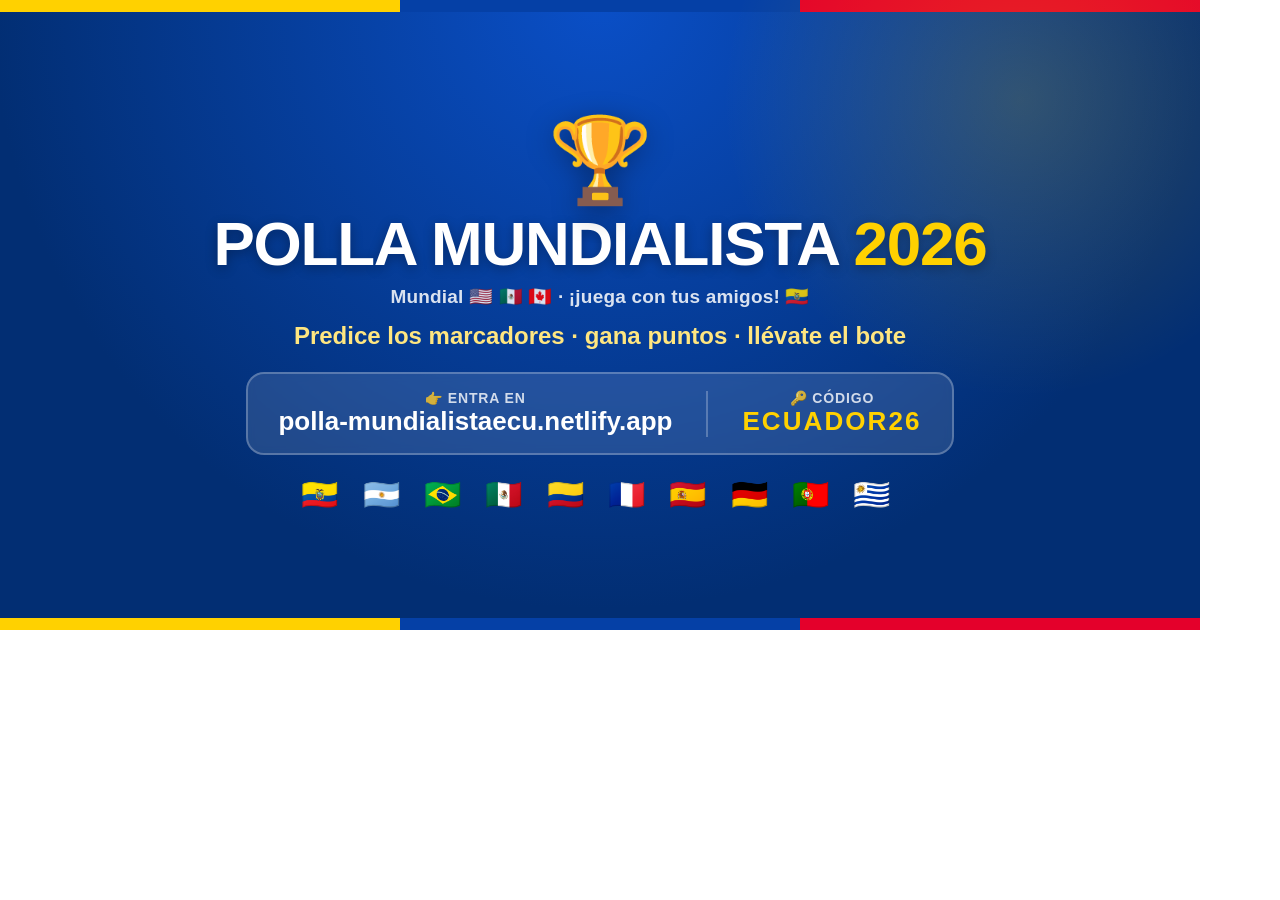
<file: banner.html>
<!DOCTYPE html>
<html lang="es">
<head>
<meta charset="UTF-8">
<style>
  * { margin: 0; padding: 0; box-sizing: border-box; }
  body { font-family: -apple-system, BlinkMacSystemFont, 'Segoe UI', Roboto, Helvetica, Arial, sans-serif; -webkit-font-smoothing: antialiased; }
  .banner { width: 1200px; height: 630px; background: radial-gradient(circle at 50% 0%, #0a4fc7 0%, #022e73 70%); color: #fff; position: relative; overflow: hidden; display: flex; flex-direction: column; }
  .tricolor { height: 12px; background: linear-gradient(90deg, #FFD100 0 33.34%, #0540A6 33.34% 66.67%, #E4002B 66.67% 100%); }
  .glow { position: absolute; width: 600px; height: 600px; border-radius: 50%; background: radial-gradient(circle, rgba(255,209,0,.18), transparent 70%); top: -200px; right: -120px; }
  .contenido { flex: 1; display: flex; flex-direction: column; align-items: center; justify-content: center; text-align: center; padding: 24px 40px; position: relative; z-index: 2; }
  .trofeo { font-size: 84px; line-height: 1; filter: drop-shadow(0 6px 14px rgba(0,0,0,.35)); }
  h1 { font-size: 62px; font-weight: 900; letter-spacing: -.02em; margin-top: 6px; text-shadow: 0 3px 12px rgba(0,0,0,.3); }
  h1 .ec { color: #FFD100; }
  .sede { font-size: 19px; font-weight: 600; opacity: .85; margin-top: 6px; letter-spacing: .01em; }
  .lema { font-size: 24px; font-weight: 700; margin-top: 14px; color: #FFE680; }
  .tarjeta-join { margin-top: 22px; background: rgba(255,255,255,.12); border: 2px solid rgba(255,255,255,.25); border-radius: 18px; padding: 16px 30px; display: flex; gap: 34px; align-items: center; backdrop-filter: blur(4px); }
  .tarjeta-join .item .et { font-size: 14px; opacity: .8; font-weight: 600; text-transform: uppercase; letter-spacing: .06em; }
  .tarjeta-join .item .va { font-size: 26px; font-weight: 900; }
  .tarjeta-join .item .va.cod { color: #FFD100; letter-spacing: .08em; }
  .sep { width: 2px; height: 46px; background: rgba(255,255,255,.25); }
  .banderas { font-size: 30px; letter-spacing: 8px; margin-top: 22px; }
</style>
</head>
<body>
  <div class="banner">
    <div class="tricolor"></div>
    <div class="glow"></div>
    <div class="contenido">
      <div class="trofeo">🏆</div>
      <h1>POLLA MUNDIALISTA <span class="ec">2026</span></h1>
      <div class="sede">Mundial 🇺🇸 🇲🇽 🇨🇦 · ¡juega con tus amigos! 🇪🇨</div>
      <div class="lema">Predice los marcadores · gana puntos · llévate el bote</div>
      <div class="tarjeta-join">
        <div class="item"><div class="et">👉 Entra en</div><div class="va">polla-mundialistaecu.netlify.app</div></div>
        <div class="sep"></div>
        <div class="item"><div class="et">🔑 Código</div><div class="va cod">ECUADOR26</div></div>
      </div>
      <div class="banderas">🇪🇨 🇦🇷 🇧🇷 🇲🇽 🇨🇴 🇫🇷 🇪🇸 🇩🇪 🇵🇹 🇺🇾</div>
    </div>
    <div class="tricolor"></div>
  </div>
</body>
</html>
</file>
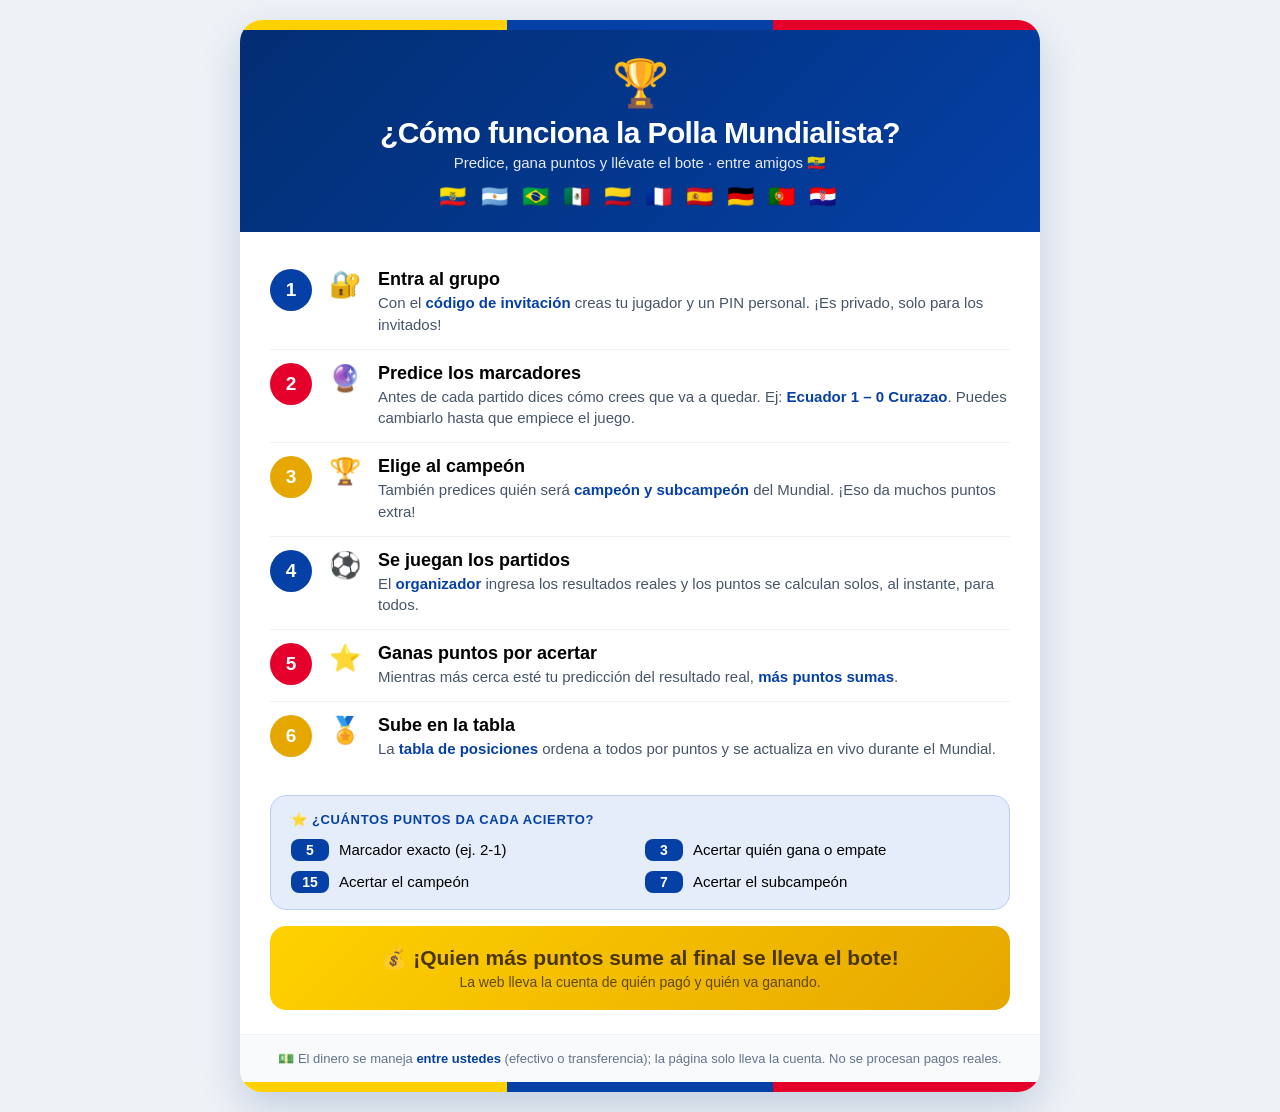
<file: como-funciona.html>
<!DOCTYPE html>
<html lang="es">
<head>
<meta charset="UTF-8">
<meta name="viewport" content="width=device-width, initial-scale=1.0">
<title>¿Cómo funciona la Polla Mundialista?</title>
<style>
  * { margin:0; padding:0; box-sizing:border-box; }
  body { background:#eef2f7; font-family:-apple-system,BlinkMacSystemFont,'Segoe UI',Roboto,Helvetica,Arial,sans-serif; padding:20px; -webkit-font-smoothing:antialiased; }
  .lienzo { width:800px; margin:0 auto; background:#fff; border-radius:22px; overflow:hidden; box-shadow:0 16px 40px rgba(2,46,115,.18); }
  .tricolor { height:10px; background:linear-gradient(90deg,#FFD100 0 33.34%,#0540A6 33.34% 66.67%,#E4002B 66.67% 100%); }
  .cab { background:linear-gradient(135deg,#022E73,#0540A6); color:#fff; padding:26px 30px 22px; text-align:center; }
  .cab .trofeo { font-size:46px; }
  .cab h1 { font-size:30px; font-weight:800; letter-spacing:-.02em; margin:6px 0 4px; }
  .cab p { font-size:15px; opacity:.9; }
  .banderas { font-size:22px; letter-spacing:4px; margin-top:12px; }
  .cuerpo { padding:24px 30px 6px; }
  .paso { display:flex; gap:16px; align-items:flex-start; padding:13px 0; border-bottom:1px solid #eef2f7; }
  .paso:last-child { border-bottom:none; }
  .num { flex-shrink:0; width:42px; height:42px; border-radius:50%; display:grid; place-items:center; color:#fff; font-weight:800; font-size:19px; }
  .azul { background:#0540A6; } .rojo { background:#E4002B; } .amarillo { background:#E6A700; }
  .paso .ico { font-size:26px; flex-shrink:0; width:34px; text-align:center; }
  .paso .txt h3 { font-size:18px; font-weight:800; margin-bottom:2px; }
  .paso .txt p { font-size:15px; color:#475569; line-height:1.45; }
  .paso .txt b { color:#0540A6; }
  .puntos { margin:16px 30px; background:#E5EDFB; border:1px solid #bcd0f5; border-radius:16px; padding:16px 20px; }
  .puntos h4 { font-size:13px; text-transform:uppercase; letter-spacing:.05em; color:#0540A6; margin-bottom:12px; font-weight:800; }
  .pgrid { display:grid; grid-template-columns:1fr 1fr; gap:10px; }
  .pitem { display:flex; align-items:center; gap:10px; font-size:15px; }
  .pbadge { background:#0540A6; color:#fff; font-weight:800; border-radius:8px; padding:3px 10px; font-size:14px; min-width:38px; text-align:center; }
  .bote { margin:16px 30px 24px; background:linear-gradient(135deg,#FFD100,#E6A700); color:#4a3500; border-radius:16px; padding:20px; text-align:center; }
  .bote .big { font-size:21px; font-weight:900; }
  .bote .small { font-size:14px; margin-top:4px; opacity:.85; }
  .pie { background:#f8fafc; border-top:1px solid #eef2f7; padding:16px 30px; text-align:center; font-size:13px; color:#64748b; }
  .pie b { color:#0540A6; }
</style>
</head>
<body>
  <div class="lienzo">
    <div class="tricolor"></div>
    <div class="cab">
      <div class="trofeo">🏆</div>
      <h1>¿Cómo funciona la Polla Mundialista?</h1>
      <p>Predice, gana puntos y llévate el bote · entre amigos 🇪🇨</p>
      <div class="banderas">🇪🇨 🇦🇷 🇧🇷 🇲🇽 🇨🇴 🇫🇷 🇪🇸 🇩🇪 🇵🇹 🇭🇷</div>
    </div>

    <div class="cuerpo">
      <div class="paso">
        <div class="num azul">1</div><div class="ico">🔐</div>
        <div class="txt"><h3>Entra al grupo</h3><p>Con el <b>código de invitación</b> creas tu jugador y un PIN personal. ¡Es privado, solo para los invitados!</p></div>
      </div>
      <div class="paso">
        <div class="num rojo">2</div><div class="ico">🔮</div>
        <div class="txt"><h3>Predice los marcadores</h3><p>Antes de cada partido dices cómo crees que va a quedar. Ej: <b>Ecuador 1 – 0 Curazao</b>. Puedes cambiarlo hasta que empiece el juego.</p></div>
      </div>
      <div class="paso">
        <div class="num amarillo">3</div><div class="ico">🏆</div>
        <div class="txt"><h3>Elige al campeón</h3><p>También predices quién será <b>campeón y subcampeón</b> del Mundial. ¡Eso da muchos puntos extra!</p></div>
      </div>
      <div class="paso">
        <div class="num azul">4</div><div class="ico">⚽</div>
        <div class="txt"><h3>Se juegan los partidos</h3><p>El <b>organizador</b> ingresa los resultados reales y los puntos se calculan solos, al instante, para todos.</p></div>
      </div>
      <div class="paso">
        <div class="num rojo">5</div><div class="ico">⭐</div>
        <div class="txt"><h3>Ganas puntos por acertar</h3><p>Mientras más cerca esté tu predicción del resultado real, <b>más puntos sumas</b>.</p></div>
      </div>
      <div class="paso">
        <div class="num amarillo">6</div><div class="ico">🏅</div>
        <div class="txt"><h3>Sube en la tabla</h3><p>La <b>tabla de posiciones</b> ordena a todos por puntos y se actualiza en vivo durante el Mundial.</p></div>
      </div>
    </div>

    <div class="puntos">
      <h4>⭐ ¿Cuántos puntos da cada acierto?</h4>
      <div class="pgrid">
        <div class="pitem"><span class="pbadge">5</span> Marcador exacto (ej. 2-1)</div>
        <div class="pitem"><span class="pbadge">3</span> Acertar quién gana o empate</div>
        <div class="pitem"><span class="pbadge">15</span> Acertar el campeón</div>
        <div class="pitem"><span class="pbadge">7</span> Acertar el subcampeón</div>
      </div>
    </div>

    <div class="bote">
      <div class="big">💰 ¡Quien más puntos sume al final se lleva el bote!</div>
      <div class="small">La web lleva la cuenta de quién pagó y quién va ganando.</div>
    </div>

    <div class="pie">💵 El dinero se maneja <b>entre ustedes</b> (efectivo o transferencia); la página solo lleva la cuenta. No se procesan pagos reales.</div>
    <div class="tricolor"></div>
  </div>
</body>
</html>
</file>
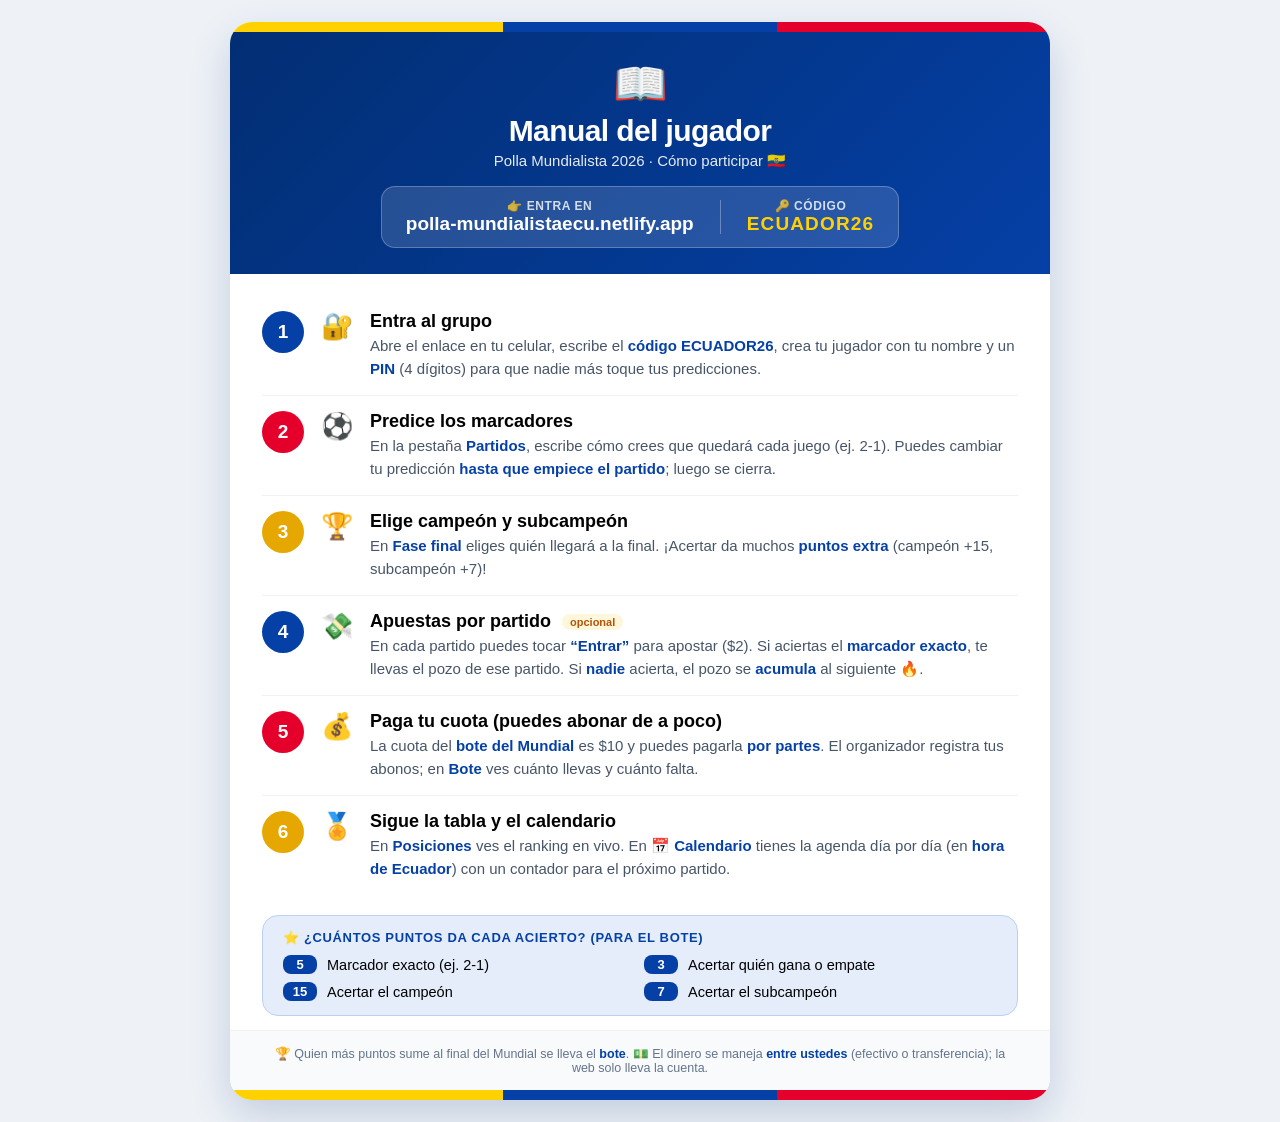
<file: manual-usuario.html>
<!DOCTYPE html>
<html lang="es">
<head>
<meta charset="UTF-8">
<meta name="viewport" content="width=device-width, initial-scale=1.0">
<title>Manual del jugador · Polla Mundialista 2026</title>
<style>
  * { margin: 0; padding: 0; box-sizing: border-box; }
  body { background: #eef2f7; font-family: -apple-system, BlinkMacSystemFont, 'Segoe UI', Roboto, Helvetica, Arial, sans-serif; padding: 22px; -webkit-font-smoothing: antialiased; }
  .hoja { width: 820px; margin: 0 auto; background: #fff; border-radius: 22px; overflow: hidden; box-shadow: 0 16px 40px rgba(2,46,115,.18); }
  .tricolor { height: 10px; background: linear-gradient(90deg, #FFD100 0 33.34%, #0540A6 33.34% 66.67%, #E4002B 66.67% 100%); }
  .cab { background: linear-gradient(135deg, #022E73, #0540A6); color: #fff; padding: 26px 32px; text-align: center; }
  .cab .trofeo { font-size: 44px; }
  .cab h1 { font-size: 30px; font-weight: 900; margin-top: 4px; letter-spacing: -.02em; }
  .cab .sub { font-size: 15px; opacity: .9; margin-top: 4px; }
  .join { display: inline-flex; gap: 26px; align-items: center; margin-top: 16px; background: rgba(255,255,255,.14); border: 1px solid rgba(255,255,255,.25); border-radius: 14px; padding: 12px 24px; }
  .join .et { font-size: 12px; opacity: .8; text-transform: uppercase; letter-spacing: .05em; font-weight: 700; }
  .join .va { font-size: 19px; font-weight: 800; }
  .join .va.cod { color: #FFD100; letter-spacing: .06em; }
  .join .sep { width: 1px; height: 34px; background: rgba(255,255,255,.3); }
  .cuerpo { padding: 22px 32px 6px; }
  .paso { display: flex; gap: 16px; align-items: flex-start; padding: 15px 0; border-bottom: 1px solid #eef2f7; }
  .paso:last-child { border-bottom: none; }
  .num { flex-shrink: 0; width: 42px; height: 42px; border-radius: 50%; display: grid; place-items: center; color: #fff; font-weight: 800; font-size: 19px; }
  .azul { background: #0540A6; } .rojo { background: #E4002B; } .amar { background: #E6A700; }
  .paso .ico { font-size: 26px; width: 34px; text-align: center; flex-shrink: 0; }
  .paso .txt h3 { font-size: 18px; font-weight: 800; margin-bottom: 3px; }
  .paso .txt p { font-size: 15px; color: #475569; line-height: 1.5; }
  .paso .txt b { color: #0540A6; }
  .nota-op { display: inline-block; font-size: 11px; font-weight: 800; background: #FFF7DB; color: #B45309; padding: 2px 8px; border-radius: 999px; margin-left: 6px; vertical-align: middle; }
  .puntos { margin: 14px 32px; background: #E5EDFB; border: 1px solid #bcd0f5; border-radius: 16px; padding: 14px 20px; }
  .puntos h4 { font-size: 13px; text-transform: uppercase; letter-spacing: .05em; color: #0540A6; margin-bottom: 10px; font-weight: 800; }
  .pgrid { display: grid; grid-template-columns: 1fr 1fr; gap: 8px; }
  .pitem { display: flex; align-items: center; gap: 10px; font-size: 14.5px; }
  .pbadge { background: #0540A6; color: #fff; font-weight: 800; border-radius: 8px; padding: 2px 9px; font-size: 13px; min-width: 34px; text-align: center; }
  .pie { background: #f8fafc; border-top: 1px solid #eef2f7; padding: 15px 32px; text-align: center; font-size: 12.5px; color: #64748b; }
  .pie b { color: #0540A6; }
</style>
</head>
<body>
  <div class="hoja">
    <div class="tricolor"></div>
    <div class="cab">
      <div class="trofeo">📖</div>
      <h1>Manual del jugador</h1>
      <div class="sub">Polla Mundialista 2026 · Cómo participar 🇪🇨</div>
      <div class="join">
        <div><div class="et">👉 Entra en</div><div class="va">polla-mundialistaecu.netlify.app</div></div>
        <div class="sep"></div>
        <div><div class="et">🔑 Código</div><div class="va cod">ECUADOR26</div></div>
      </div>
    </div>

    <div class="cuerpo">
      <div class="paso">
        <div class="num azul">1</div><div class="ico">🔐</div>
        <div class="txt"><h3>Entra al grupo</h3><p>Abre el enlace en tu celular, escribe el <b>código ECUADOR26</b>, crea tu jugador con tu nombre y un <b>PIN</b> (4 dígitos) para que nadie más toque tus predicciones.</p></div>
      </div>
      <div class="paso">
        <div class="num rojo">2</div><div class="ico">⚽</div>
        <div class="txt"><h3>Predice los marcadores</h3><p>En la pestaña <b>Partidos</b>, escribe cómo crees que quedará cada juego (ej. 2-1). Puedes cambiar tu predicción <b>hasta que empiece el partido</b>; luego se cierra.</p></div>
      </div>
      <div class="paso">
        <div class="num amar">3</div><div class="ico">🏆</div>
        <div class="txt"><h3>Elige campeón y subcampeón</h3><p>En <b>Fase final</b> eliges quién llegará a la final. ¡Acertar da muchos <b>puntos extra</b> (campeón +15, subcampeón +7)!</p></div>
      </div>
      <div class="paso">
        <div class="num azul">4</div><div class="ico">💸</div>
        <div class="txt"><h3>Apuestas por partido <span class="nota-op">opcional</span></h3><p>En cada partido puedes tocar <b>“Entrar”</b> para apostar ($2). Si aciertas el <b>marcador exacto</b>, te llevas el pozo de ese partido. Si <b>nadie</b> acierta, el pozo se <b>acumula</b> al siguiente 🔥.</p></div>
      </div>
      <div class="paso">
        <div class="num rojo">5</div><div class="ico">💰</div>
        <div class="txt"><h3>Paga tu cuota (puedes abonar de a poco)</h3><p>La cuota del <b>bote del Mundial</b> es $10 y puedes pagarla <b>por partes</b>. El organizador registra tus abonos; en <b>Bote</b> ves cuánto llevas y cuánto falta.</p></div>
      </div>
      <div class="paso">
        <div class="num amar">6</div><div class="ico">🏅</div>
        <div class="txt"><h3>Sigue la tabla y el calendario</h3><p>En <b>Posiciones</b> ves el ranking en vivo. En <b>📅 Calendario</b> tienes la agenda día por día (en <b>hora de Ecuador</b>) con un contador para el próximo partido.</p></div>
      </div>
    </div>

    <div class="puntos">
      <h4>⭐ ¿Cuántos puntos da cada acierto? (para el bote)</h4>
      <div class="pgrid">
        <div class="pitem"><span class="pbadge">5</span> Marcador exacto (ej. 2-1)</div>
        <div class="pitem"><span class="pbadge">3</span> Acertar quién gana o empate</div>
        <div class="pitem"><span class="pbadge">15</span> Acertar el campeón</div>
        <div class="pitem"><span class="pbadge">7</span> Acertar el subcampeón</div>
      </div>
    </div>

    <div class="pie">🏆 Quien más puntos sume al final del Mundial se lleva el <b>bote</b>. 💵 El dinero se maneja <b>entre ustedes</b> (efectivo o transferencia); la web solo lleva la cuenta.</div>
    <div class="tricolor"></div>
  </div>
</body>
</html>
</file>
